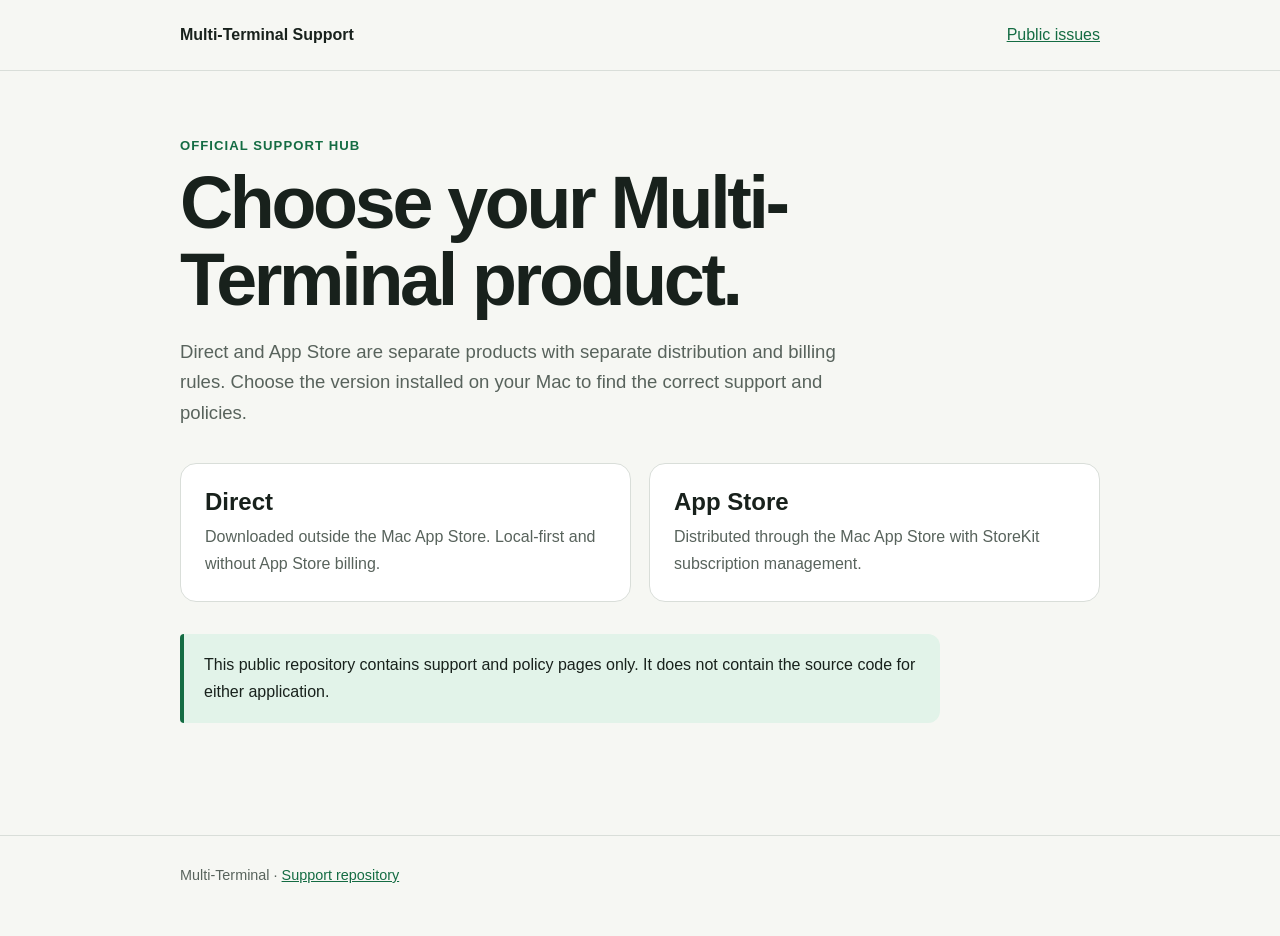
<file: site/index.html>
<!doctype html>
<html lang="en">
<head>
  <meta charset="utf-8">
  <meta name="viewport" content="width=device-width, initial-scale=1">
  <meta name="description" content="Official support and policy pages for Multi-Terminal Direct and App Store products.">
  <title>Multi-Terminal Support</title>
  <link rel="stylesheet" href="assets/site.css">
</head>
<body>
  <header><nav class="shell"><a class="brand" href="./">Multi-Terminal Support</a><a href="https://github.com/jinjin-programm/multi-terminal-support/issues">Public issues</a></nav></header>
  <main class="shell">
    <div class="eyebrow">Official support hub</div>
    <h1>Choose your Multi-Terminal product.</h1>
    <p class="lede">Direct and App Store are separate products with separate distribution and billing rules. Choose the version installed on your Mac to find the correct support and policies.</p>
    <div class="grid">
      <a class="card" href="direct/"><h2>Direct</h2><p>Downloaded outside the Mac App Store. Local-first and without App Store billing.</p></a>
      <a class="card" href="appstore/"><h2>App Store</h2><p>Distributed through the Mac App Store with StoreKit subscription management.</p></a>
    </div>
    <div class="notice">This public repository contains support and policy pages only. It does not contain the source code for either application.</div>
  </main>
  <footer><div class="shell">Multi-Terminal · <a href="https://github.com/jinjin-programm/multi-terminal-support">Support repository</a></div></footer>
</body>
</html>
</file>
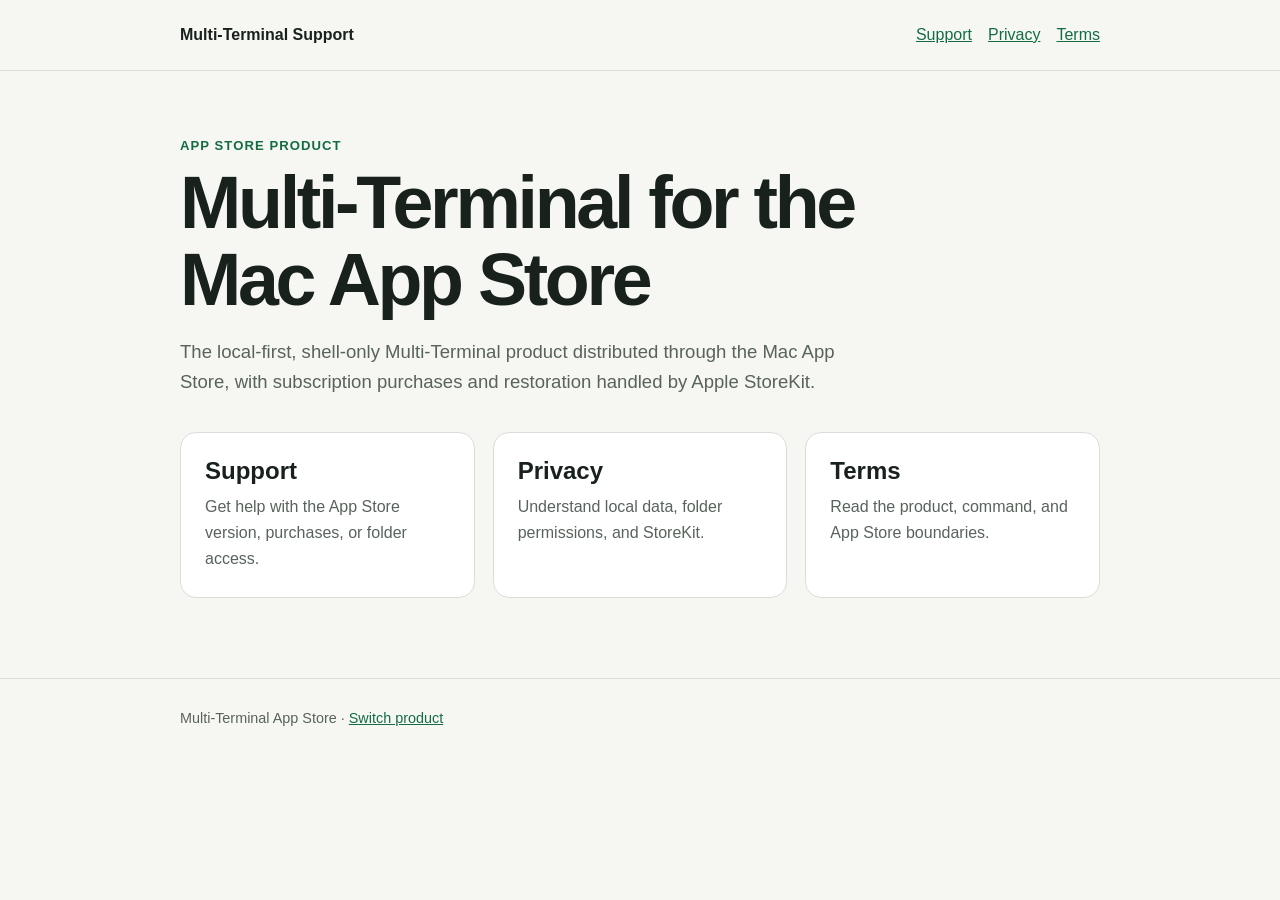
<file: site/appstore/index.html>
<!doctype html>
<html lang="en">
<head>
  <meta charset="utf-8">
  <meta name="viewport" content="width=device-width, initial-scale=1">
  <meta name="description" content="Support and policies for the Multi-Terminal App Store product.">
  <title>Multi-Terminal App Store</title>
  <link rel="stylesheet" href="../assets/site.css">
</head>
<body>
  <header><nav class="shell"><a class="brand" href="../">Multi-Terminal Support</a><a href="support/">Support</a><a href="privacy/">Privacy</a><a href="terms/">Terms</a></nav></header>
  <main class="shell">
    <div class="eyebrow">App Store product</div>
    <h1>Multi-Terminal for the Mac App Store</h1>
    <p class="lede">The local-first, shell-only Multi-Terminal product distributed through the Mac App Store, with subscription purchases and restoration handled by Apple StoreKit.</p>
    <div class="grid">
      <a class="card" href="support/"><h2>Support</h2><p>Get help with the App Store version, purchases, or folder access.</p></a>
      <a class="card" href="privacy/"><h2>Privacy</h2><p>Understand local data, folder permissions, and StoreKit.</p></a>
      <a class="card" href="terms/"><h2>Terms</h2><p>Read the product, command, and App Store boundaries.</p></a>
    </div>
  </main>
  <footer><div class="shell">Multi-Terminal App Store · <a href="../">Switch product</a></div></footer>
</body>
</html>
</file>
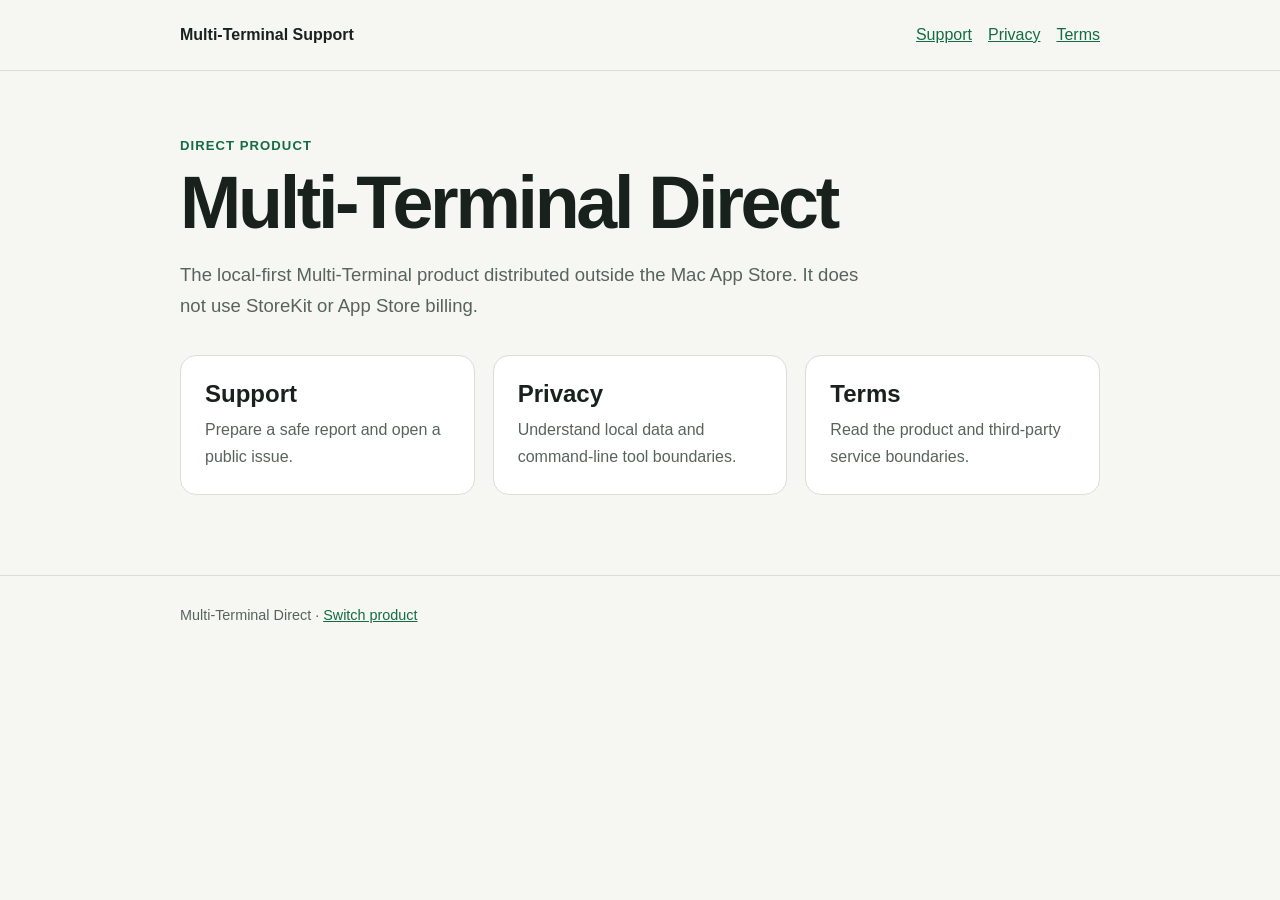
<file: site/direct/index.html>
<!doctype html>
<html lang="en">
<head>
  <meta charset="utf-8">
  <meta name="viewport" content="width=device-width, initial-scale=1">
  <meta name="description" content="Support and policies for Multi-Terminal Direct.">
  <title>Multi-Terminal Direct</title>
  <link rel="stylesheet" href="../assets/site.css">
</head>
<body>
  <header><nav class="shell"><a class="brand" href="../">Multi-Terminal Support</a><a href="support/">Support</a><a href="privacy/">Privacy</a><a href="terms/">Terms</a></nav></header>
  <main class="shell">
    <div class="eyebrow">Direct product</div>
    <h1>Multi-Terminal Direct</h1>
    <p class="lede">The local-first Multi-Terminal product distributed outside the Mac App Store. It does not use StoreKit or App Store billing.</p>
    <div class="grid">
      <a class="card" href="support/"><h2>Support</h2><p>Prepare a safe report and open a public issue.</p></a>
      <a class="card" href="privacy/"><h2>Privacy</h2><p>Understand local data and command-line tool boundaries.</p></a>
      <a class="card" href="terms/"><h2>Terms</h2><p>Read the product and third-party service boundaries.</p></a>
    </div>
  </main>
  <footer><div class="shell">Multi-Terminal Direct · <a href="../">Switch product</a></div></footer>
</body>
</html>
</file>
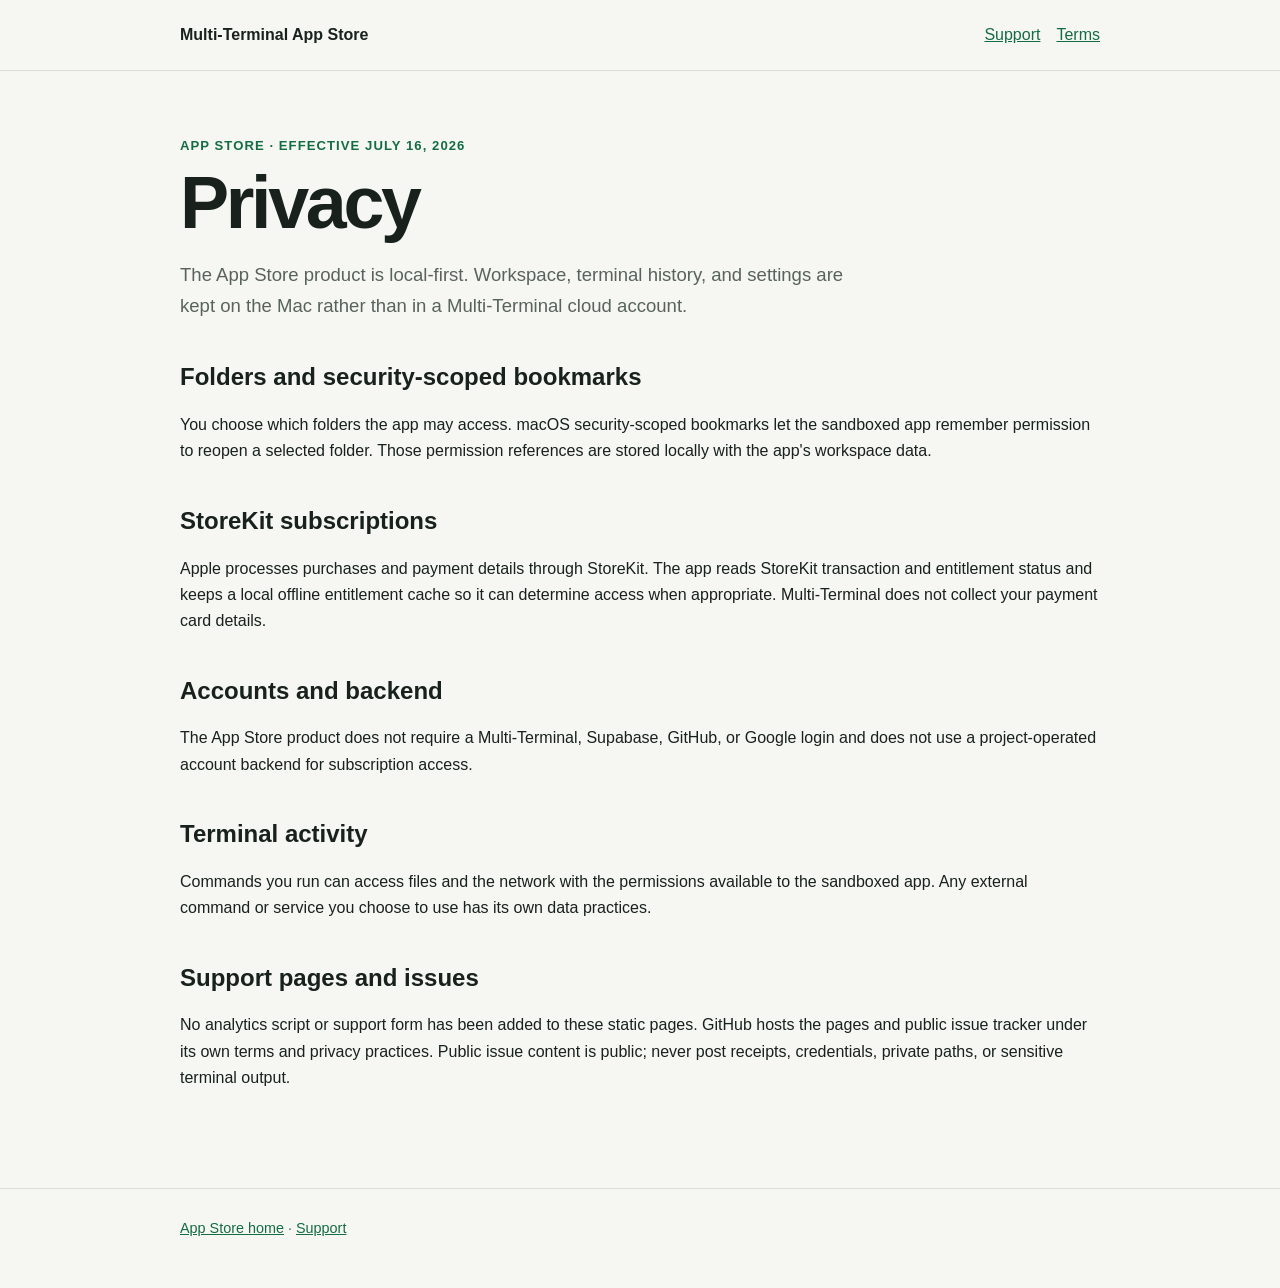
<file: site/appstore/privacy/index.html>
<!doctype html>
<html lang="en">
<head>
  <meta charset="utf-8">
  <meta name="viewport" content="width=device-width, initial-scale=1">
  <meta name="description" content="Privacy information for the Multi-Terminal App Store product.">
  <title>App Store Privacy · Multi-Terminal</title>
  <link rel="stylesheet" href="../../assets/site.css">
</head>
<body>
  <header><nav class="shell"><a class="brand" href="../">Multi-Terminal App Store</a><a href="../support/">Support</a><a href="../terms/">Terms</a></nav></header>
  <main class="shell">
    <div class="eyebrow">App Store · Effective July 16, 2026</div>
    <h1>Privacy</h1>
    <p class="lede">The App Store product is local-first. Workspace, terminal history, and settings are kept on the Mac rather than in a Multi-Terminal cloud account.</p>
    <h2>Folders and security-scoped bookmarks</h2>
    <p>You choose which folders the app may access. macOS security-scoped bookmarks let the sandboxed app remember permission to reopen a selected folder. Those permission references are stored locally with the app's workspace data.</p>
    <h2>StoreKit subscriptions</h2>
    <p>Apple processes purchases and payment details through StoreKit. The app reads StoreKit transaction and entitlement status and keeps a local offline entitlement cache so it can determine access when appropriate. Multi-Terminal does not collect your payment card details.</p>
    <h2>Accounts and backend</h2>
    <p>The App Store product does not require a Multi-Terminal, Supabase, GitHub, or Google login and does not use a project-operated account backend for subscription access.</p>
    <h2>Terminal activity</h2>
    <p>Commands you run can access files and the network with the permissions available to the sandboxed app. Any external command or service you choose to use has its own data practices.</p>
    <h2>Support pages and issues</h2>
    <p>No analytics script or support form has been added to these static pages. GitHub hosts the pages and public issue tracker under its own terms and privacy practices. Public issue content is public; never post receipts, credentials, private paths, or sensitive terminal output.</p>
  </main>
  <footer><div class="shell"><a href="../">App Store home</a> · <a href="../support/">Support</a></div></footer>
</body>
</html>
</file>
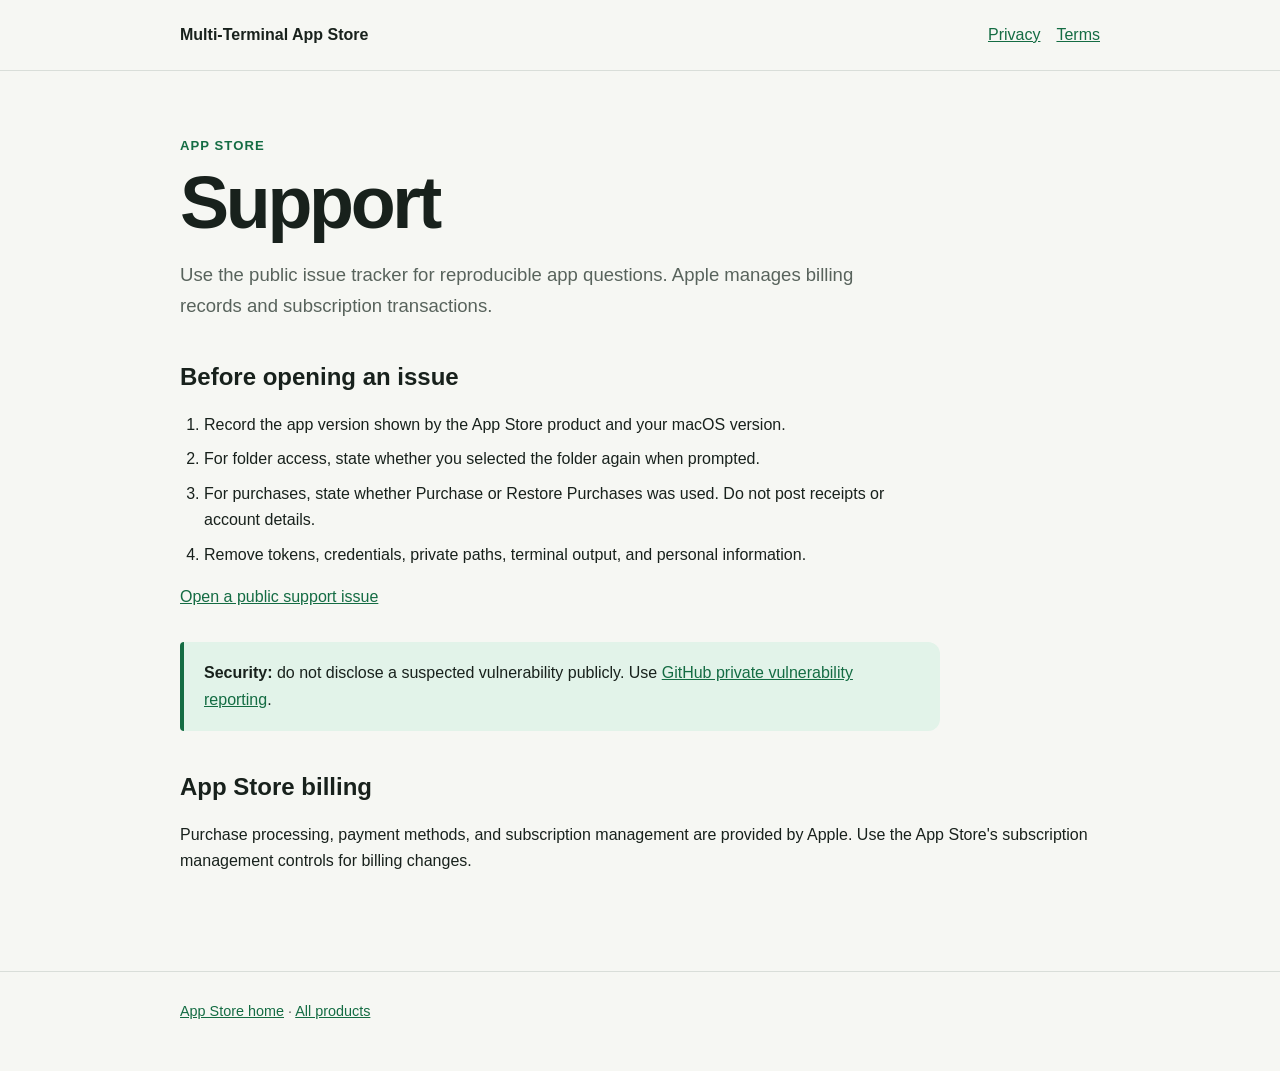
<file: site/appstore/support/index.html>
<!doctype html>
<html lang="en">
<head>
  <meta charset="utf-8">
  <meta name="viewport" content="width=device-width, initial-scale=1">
  <meta name="description" content="Get support for the Multi-Terminal App Store product.">
  <title>App Store Support · Multi-Terminal</title>
  <link rel="stylesheet" href="../../assets/site.css">
</head>
<body>
  <header><nav class="shell"><a class="brand" href="../">Multi-Terminal App Store</a><a href="../privacy/">Privacy</a><a href="../terms/">Terms</a></nav></header>
  <main class="shell">
    <div class="eyebrow">App Store</div>
    <h1>Support</h1>
    <p class="lede">Use the public issue tracker for reproducible app questions. Apple manages billing records and subscription transactions.</p>
    <h2>Before opening an issue</h2>
    <ol>
      <li>Record the app version shown by the App Store product and your macOS version.</li>
      <li>For folder access, state whether you selected the folder again when prompted.</li>
      <li>For purchases, state whether Purchase or Restore Purchases was used. Do not post receipts or account details.</li>
      <li>Remove tokens, credentials, private paths, terminal output, and personal information.</li>
    </ol>
    <p><a href="https://github.com/jinjin-programm/multi-terminal-support/issues/new/choose">Open a public support issue</a></p>
    <div class="notice"><strong>Security:</strong> do not disclose a suspected vulnerability publicly. Use <a href="https://github.com/jinjin-programm/multi-terminal-support/security/advisories/new">GitHub private vulnerability reporting</a>.</div>
    <h2>App Store billing</h2>
    <p>Purchase processing, payment methods, and subscription management are provided by Apple. Use the App Store's subscription management controls for billing changes.</p>
  </main>
  <footer><div class="shell"><a href="../">App Store home</a> · <a href="../../">All products</a></div></footer>
</body>
</html>
</file>
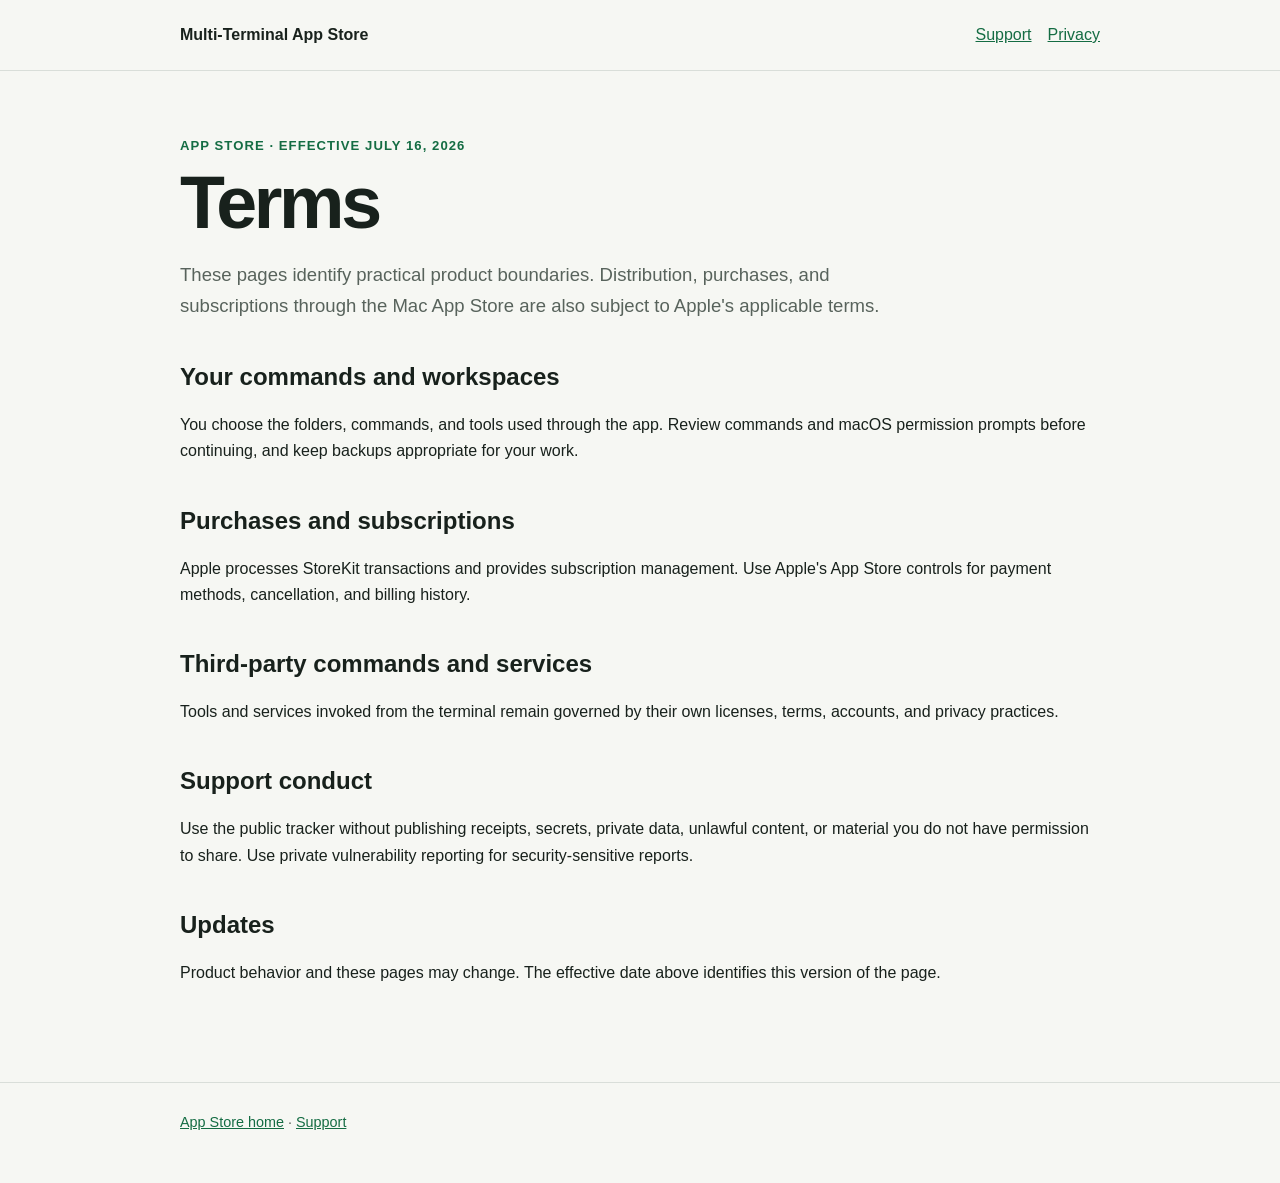
<file: site/appstore/terms/index.html>
<!doctype html>
<html lang="en">
<head>
  <meta charset="utf-8">
  <meta name="viewport" content="width=device-width, initial-scale=1">
  <meta name="description" content="Terms information for the Multi-Terminal App Store product.">
  <title>App Store Terms · Multi-Terminal</title>
  <link rel="stylesheet" href="../../assets/site.css">
</head>
<body>
  <header><nav class="shell"><a class="brand" href="../">Multi-Terminal App Store</a><a href="../support/">Support</a><a href="../privacy/">Privacy</a></nav></header>
  <main class="shell">
    <div class="eyebrow">App Store · Effective July 16, 2026</div>
    <h1>Terms</h1>
    <p class="lede">These pages identify practical product boundaries. Distribution, purchases, and subscriptions through the Mac App Store are also subject to Apple's applicable terms.</p>
    <h2>Your commands and workspaces</h2>
    <p>You choose the folders, commands, and tools used through the app. Review commands and macOS permission prompts before continuing, and keep backups appropriate for your work.</p>
    <h2>Purchases and subscriptions</h2>
    <p>Apple processes StoreKit transactions and provides subscription management. Use Apple's App Store controls for payment methods, cancellation, and billing history.</p>
    <h2>Third-party commands and services</h2>
    <p>Tools and services invoked from the terminal remain governed by their own licenses, terms, accounts, and privacy practices.</p>
    <h2>Support conduct</h2>
    <p>Use the public tracker without publishing receipts, secrets, private data, unlawful content, or material you do not have permission to share. Use private vulnerability reporting for security-sensitive reports.</p>
    <h2>Updates</h2>
    <p>Product behavior and these pages may change. The effective date above identifies this version of the page.</p>
  </main>
  <footer><div class="shell"><a href="../">App Store home</a> · <a href="../support/">Support</a></div></footer>
</body>
</html>
</file>
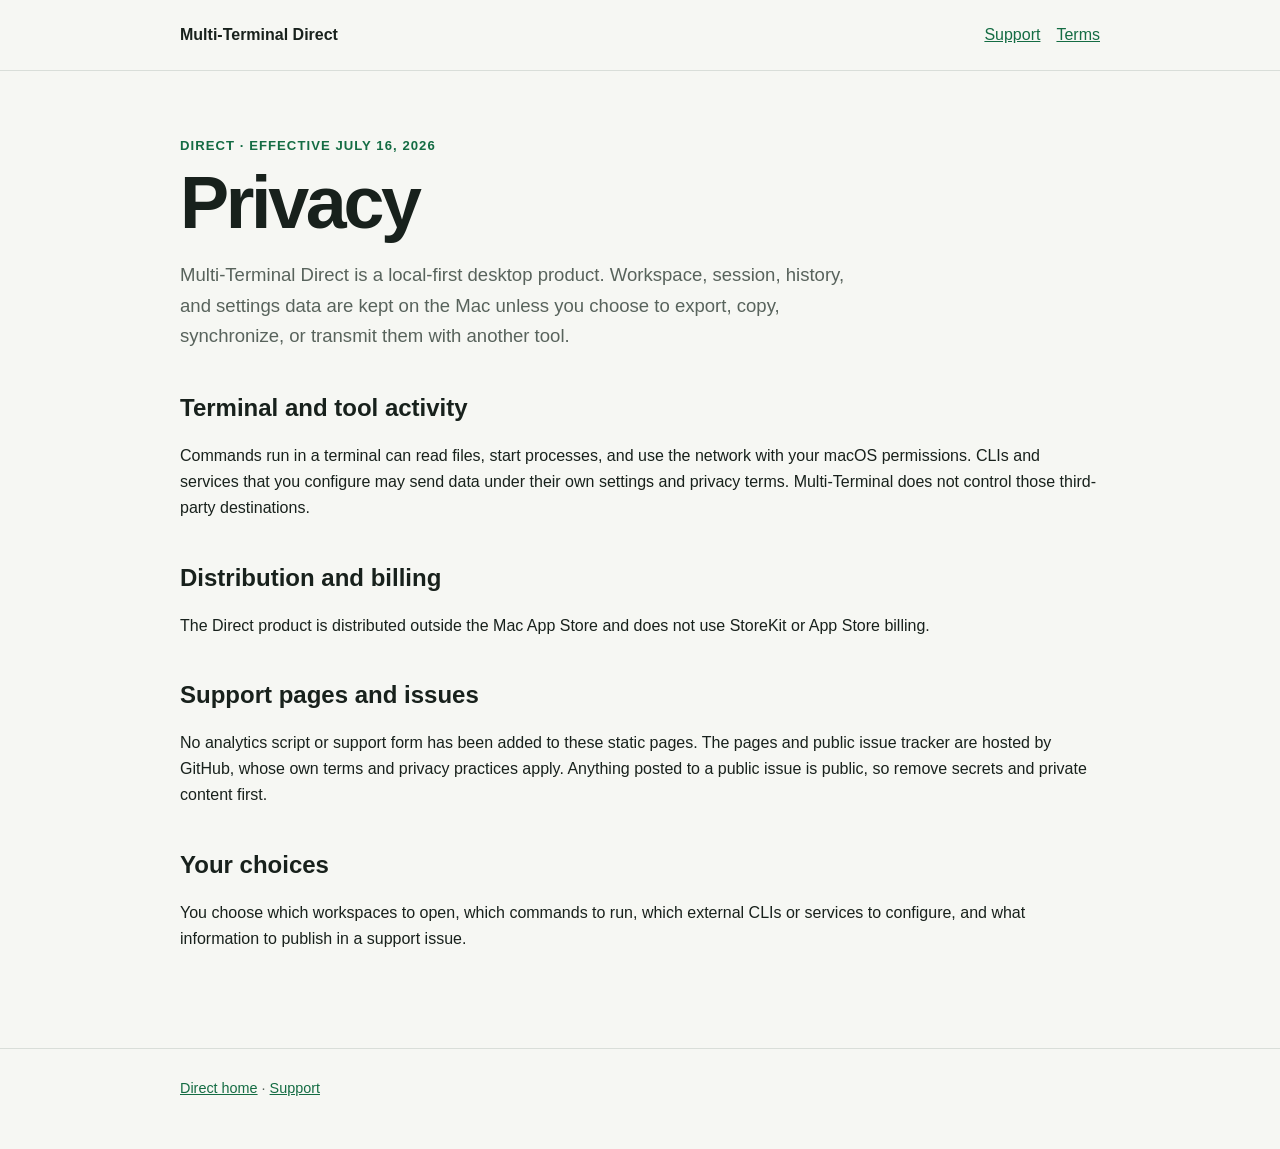
<file: site/direct/privacy/index.html>
<!doctype html>
<html lang="en">
<head>
  <meta charset="utf-8">
  <meta name="viewport" content="width=device-width, initial-scale=1">
  <meta name="description" content="Privacy information for Multi-Terminal Direct.">
  <title>Direct Privacy · Multi-Terminal</title>
  <link rel="stylesheet" href="../../assets/site.css">
</head>
<body>
  <header><nav class="shell"><a class="brand" href="../">Multi-Terminal Direct</a><a href="../support/">Support</a><a href="../terms/">Terms</a></nav></header>
  <main class="shell">
    <div class="eyebrow">Direct · Effective July 16, 2026</div>
    <h1>Privacy</h1>
    <p class="lede">Multi-Terminal Direct is a local-first desktop product. Workspace, session, history, and settings data are kept on the Mac unless you choose to export, copy, synchronize, or transmit them with another tool.</p>
    <h2>Terminal and tool activity</h2>
    <p>Commands run in a terminal can read files, start processes, and use the network with your macOS permissions. CLIs and services that you configure may send data under their own settings and privacy terms. Multi-Terminal does not control those third-party destinations.</p>
    <h2>Distribution and billing</h2>
    <p>The Direct product is distributed outside the Mac App Store and does not use StoreKit or App Store billing.</p>
    <h2>Support pages and issues</h2>
    <p>No analytics script or support form has been added to these static pages. The pages and public issue tracker are hosted by GitHub, whose own terms and privacy practices apply. Anything posted to a public issue is public, so remove secrets and private content first.</p>
    <h2>Your choices</h2>
    <p>You choose which workspaces to open, which commands to run, which external CLIs or services to configure, and what information to publish in a support issue.</p>
  </main>
  <footer><div class="shell"><a href="../">Direct home</a> · <a href="../support/">Support</a></div></footer>
</body>
</html>
</file>
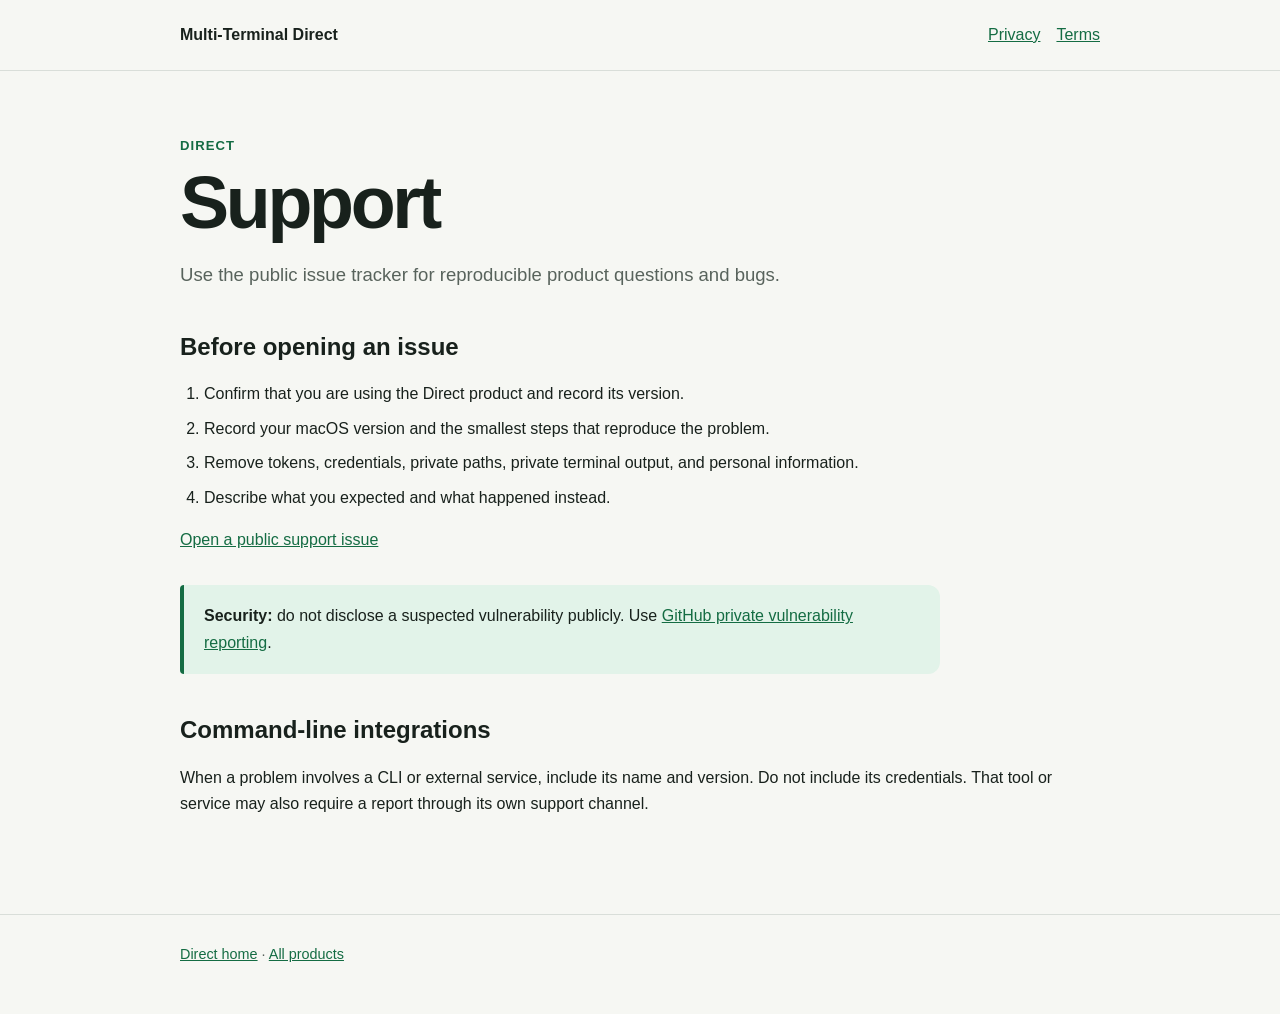
<file: site/direct/support/index.html>
<!doctype html>
<html lang="en">
<head>
  <meta charset="utf-8">
  <meta name="viewport" content="width=device-width, initial-scale=1">
  <meta name="description" content="Get support for Multi-Terminal Direct.">
  <title>Direct Support · Multi-Terminal</title>
  <link rel="stylesheet" href="../../assets/site.css">
</head>
<body>
  <header><nav class="shell"><a class="brand" href="../">Multi-Terminal Direct</a><a href="../privacy/">Privacy</a><a href="../terms/">Terms</a></nav></header>
  <main class="shell">
    <div class="eyebrow">Direct</div>
    <h1>Support</h1>
    <p class="lede">Use the public issue tracker for reproducible product questions and bugs.</p>
    <h2>Before opening an issue</h2>
    <ol>
      <li>Confirm that you are using the Direct product and record its version.</li>
      <li>Record your macOS version and the smallest steps that reproduce the problem.</li>
      <li>Remove tokens, credentials, private paths, private terminal output, and personal information.</li>
      <li>Describe what you expected and what happened instead.</li>
    </ol>
    <p><a href="https://github.com/jinjin-programm/multi-terminal-support/issues/new/choose">Open a public support issue</a></p>
    <div class="notice"><strong>Security:</strong> do not disclose a suspected vulnerability publicly. Use <a href="https://github.com/jinjin-programm/multi-terminal-support/security/advisories/new">GitHub private vulnerability reporting</a>.</div>
    <h2>Command-line integrations</h2>
    <p>When a problem involves a CLI or external service, include its name and version. Do not include its credentials. That tool or service may also require a report through its own support channel.</p>
  </main>
  <footer><div class="shell"><a href="../">Direct home</a> · <a href="../../">All products</a></div></footer>
</body>
</html>
</file>
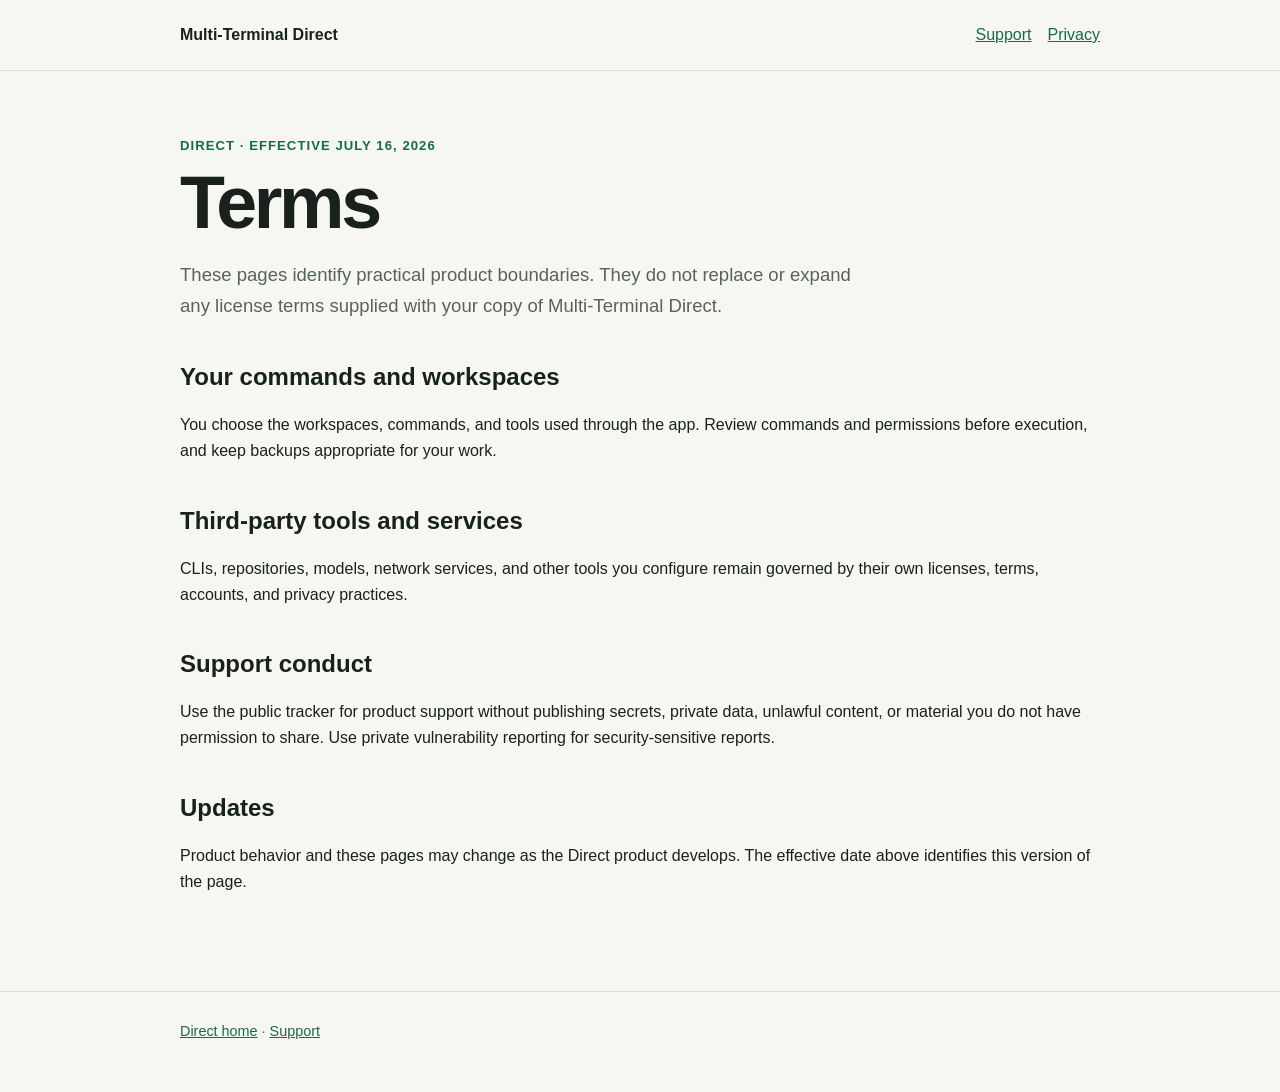
<file: site/direct/terms/index.html>
<!doctype html>
<html lang="en">
<head>
  <meta charset="utf-8">
  <meta name="viewport" content="width=device-width, initial-scale=1">
  <meta name="description" content="Terms information for Multi-Terminal Direct.">
  <title>Direct Terms · Multi-Terminal</title>
  <link rel="stylesheet" href="../../assets/site.css">
</head>
<body>
  <header><nav class="shell"><a class="brand" href="../">Multi-Terminal Direct</a><a href="../support/">Support</a><a href="../privacy/">Privacy</a></nav></header>
  <main class="shell">
    <div class="eyebrow">Direct · Effective July 16, 2026</div>
    <h1>Terms</h1>
    <p class="lede">These pages identify practical product boundaries. They do not replace or expand any license terms supplied with your copy of Multi-Terminal Direct.</p>
    <h2>Your commands and workspaces</h2>
    <p>You choose the workspaces, commands, and tools used through the app. Review commands and permissions before execution, and keep backups appropriate for your work.</p>
    <h2>Third-party tools and services</h2>
    <p>CLIs, repositories, models, network services, and other tools you configure remain governed by their own licenses, terms, accounts, and privacy practices.</p>
    <h2>Support conduct</h2>
    <p>Use the public tracker for product support without publishing secrets, private data, unlawful content, or material you do not have permission to share. Use private vulnerability reporting for security-sensitive reports.</p>
    <h2>Updates</h2>
    <p>Product behavior and these pages may change as the Direct product develops. The effective date above identifies this version of the page.</p>
  </main>
  <footer><div class="shell"><a href="../">Direct home</a> · <a href="../support/">Support</a></div></footer>
</body>
</html>
</file>
<file: site/assets/site.css>
:root {
  color-scheme: light dark;
  --bg: #f6f7f3;
  --surface: #ffffff;
  --text: #18211c;
  --muted: #58635c;
  --border: #d9ded9;
  --accent: #146c43;
  --accent-soft: #e2f3e9;
  font-family: ui-sans-serif, -apple-system, BlinkMacSystemFont, "Segoe UI", sans-serif;
}

* { box-sizing: border-box; }

body {
  margin: 0;
  background: var(--bg);
  color: var(--text);
  line-height: 1.65;
}

a { color: var(--accent); }
a:hover { text-decoration-thickness: 2px; }

.shell {
  width: min(920px, calc(100% - 32px));
  margin: 0 auto;
}

header {
  padding: 22px 0;
  border-bottom: 1px solid var(--border);
}

nav {
  display: flex;
  flex-wrap: wrap;
  align-items: center;
  gap: 16px;
}

nav .brand {
  margin-right: auto;
  color: var(--text);
  font-weight: 700;
  text-decoration: none;
}

main { padding: 64px 0 80px; }

.eyebrow {
  color: var(--accent);
  font-size: 0.82rem;
  font-weight: 750;
  letter-spacing: 0.08em;
  text-transform: uppercase;
}

h1 {
  max-width: 760px;
  margin: 8px 0 16px;
  font-size: clamp(2.2rem, 7vw, 4.6rem);
  line-height: 1.04;
  letter-spacing: -0.045em;
}

h2 { margin-top: 42px; line-height: 1.2; }
h3 { line-height: 1.25; }

.lede {
  max-width: 700px;
  color: var(--muted);
  font-size: 1.16rem;
}

.grid {
  display: grid;
  grid-template-columns: repeat(auto-fit, minmax(260px, 1fr));
  gap: 18px;
  margin-top: 34px;
}

.card {
  display: block;
  padding: 24px;
  border: 1px solid var(--border);
  border-radius: 16px;
  background: var(--surface);
  color: var(--text);
  text-decoration: none;
}

.card:hover { border-color: var(--accent); }
.card h2, .card h3 { margin: 0 0 8px; }
.card p { margin: 0; color: var(--muted); }

.notice {
  max-width: 760px;
  margin: 32px 0;
  padding: 18px 20px;
  border-left: 4px solid var(--accent);
  border-radius: 4px 12px 12px 4px;
  background: var(--accent-soft);
}

ol, ul { max-width: 760px; padding-left: 24px; }
li + li { margin-top: 8px; }

footer {
  padding: 28px 0 48px;
  border-top: 1px solid var(--border);
  color: var(--muted);
  font-size: 0.9rem;
}

@media (prefers-color-scheme: dark) {
  :root {
    --bg: #111713;
    --surface: #18201b;
    --text: #edf3ef;
    --muted: #a8b5ad;
    --border: #354039;
    --accent: #77d59f;
    --accent-soft: #173526;
  }
}
</file>
